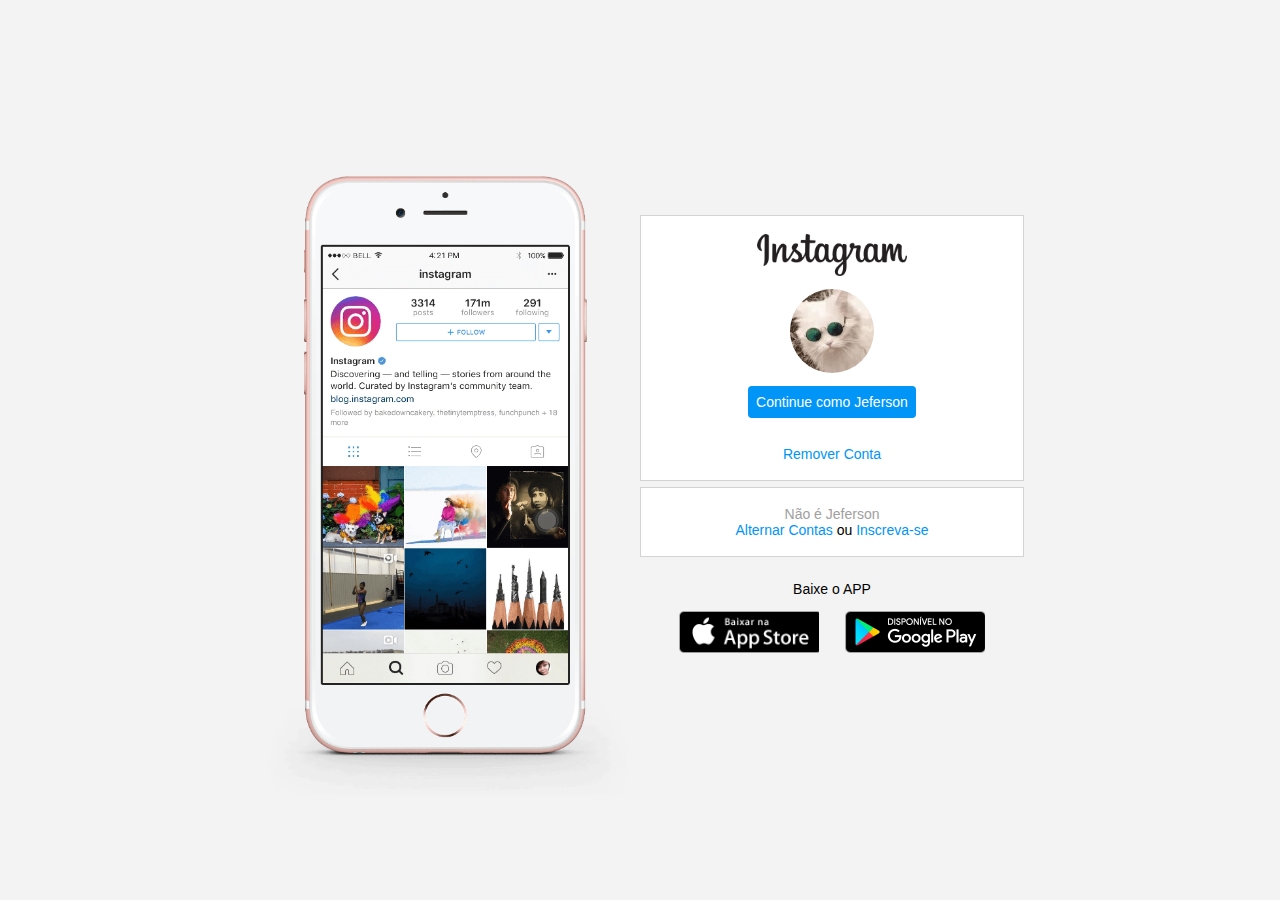
<file: InstagramClone/index.html>
<!DOCTYPE html>
<html lang="pt-br">
<head>
    <meta charset="UTF-8">
    <meta http-equiv="X-UA-Compatible" content="IE=edge">
    <meta name="viewport" content="width=device-width, initial-scale=1.0">
    <link rel="stylesheet" href="style.css">
    <title>Instagram</title>
</head>
<body>
    <div class="instagram-wrapper">
        <div class="instagram-phone">
            <img src="./img/instagram-celular.png" alt="celular">
        </div>

        <div class="instagram-continue">
            <div class="group">
                <img src="./img/instagram-logo.png" class="instagram-logo" alt="Logo Instagram Escrito">
                <div class="profile-photo">
                    <img src="./img/perfil.jpg" alt="Foto de Perfil">
                </div>
                <a href="#" class="instagram-login">Continue como Jeferson</a>
                <a href="#" class="instagram-logout">Remover Conta</a>
            </div>

            <div class="group">
                <p class="not-account">Não é Jeferson</p>
                <p class="notaccount">
                    <span class="link-blue">Alternar Contas</span>
                    ou
                    <span class="link-blue">Inscreva-se</span>
                </p>
            </div>

            <div class="get-the-app">
                <p class="get-app">Baixe o APP</p>
                <div class="download">
                    <a href="#" class="app-download"></a>
                    <a href="#" class="app-download"></a>
                </div>
            </div>
        </div>
    </div>
</body>
</html>
</file>
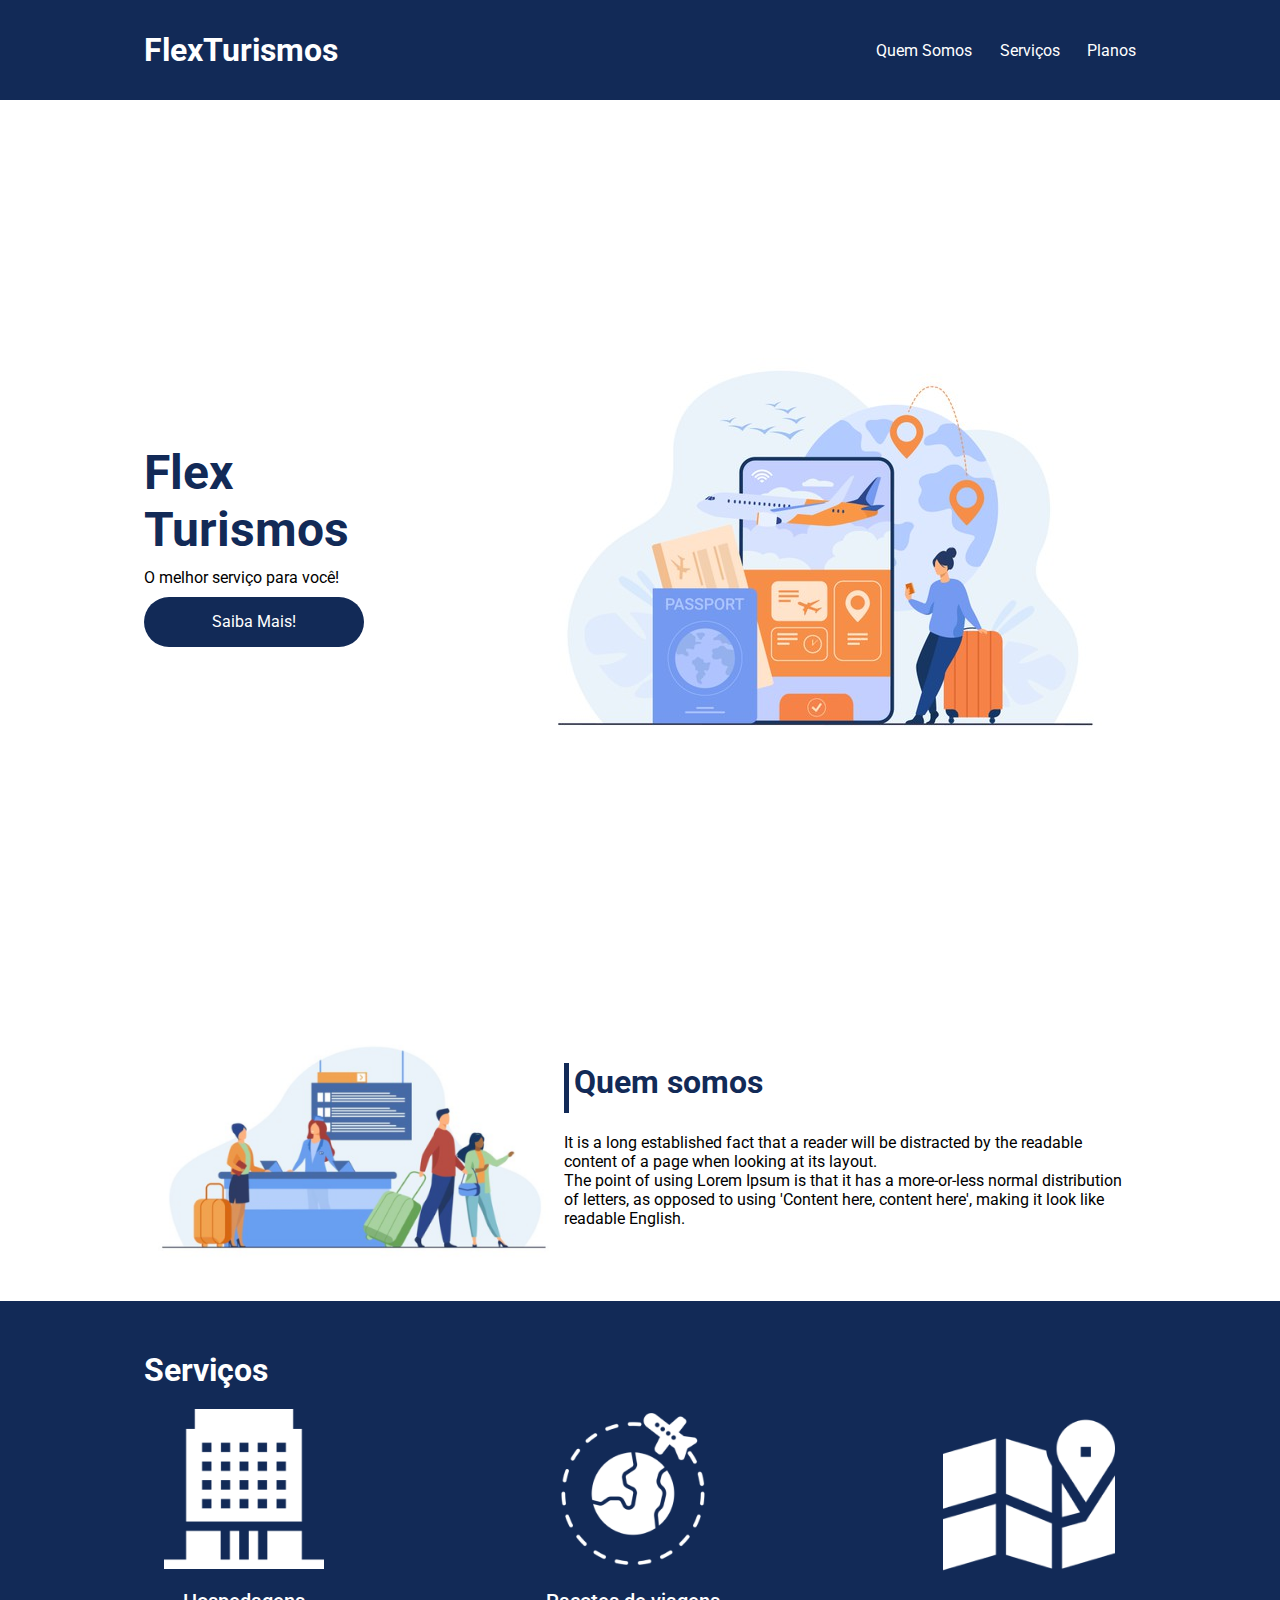
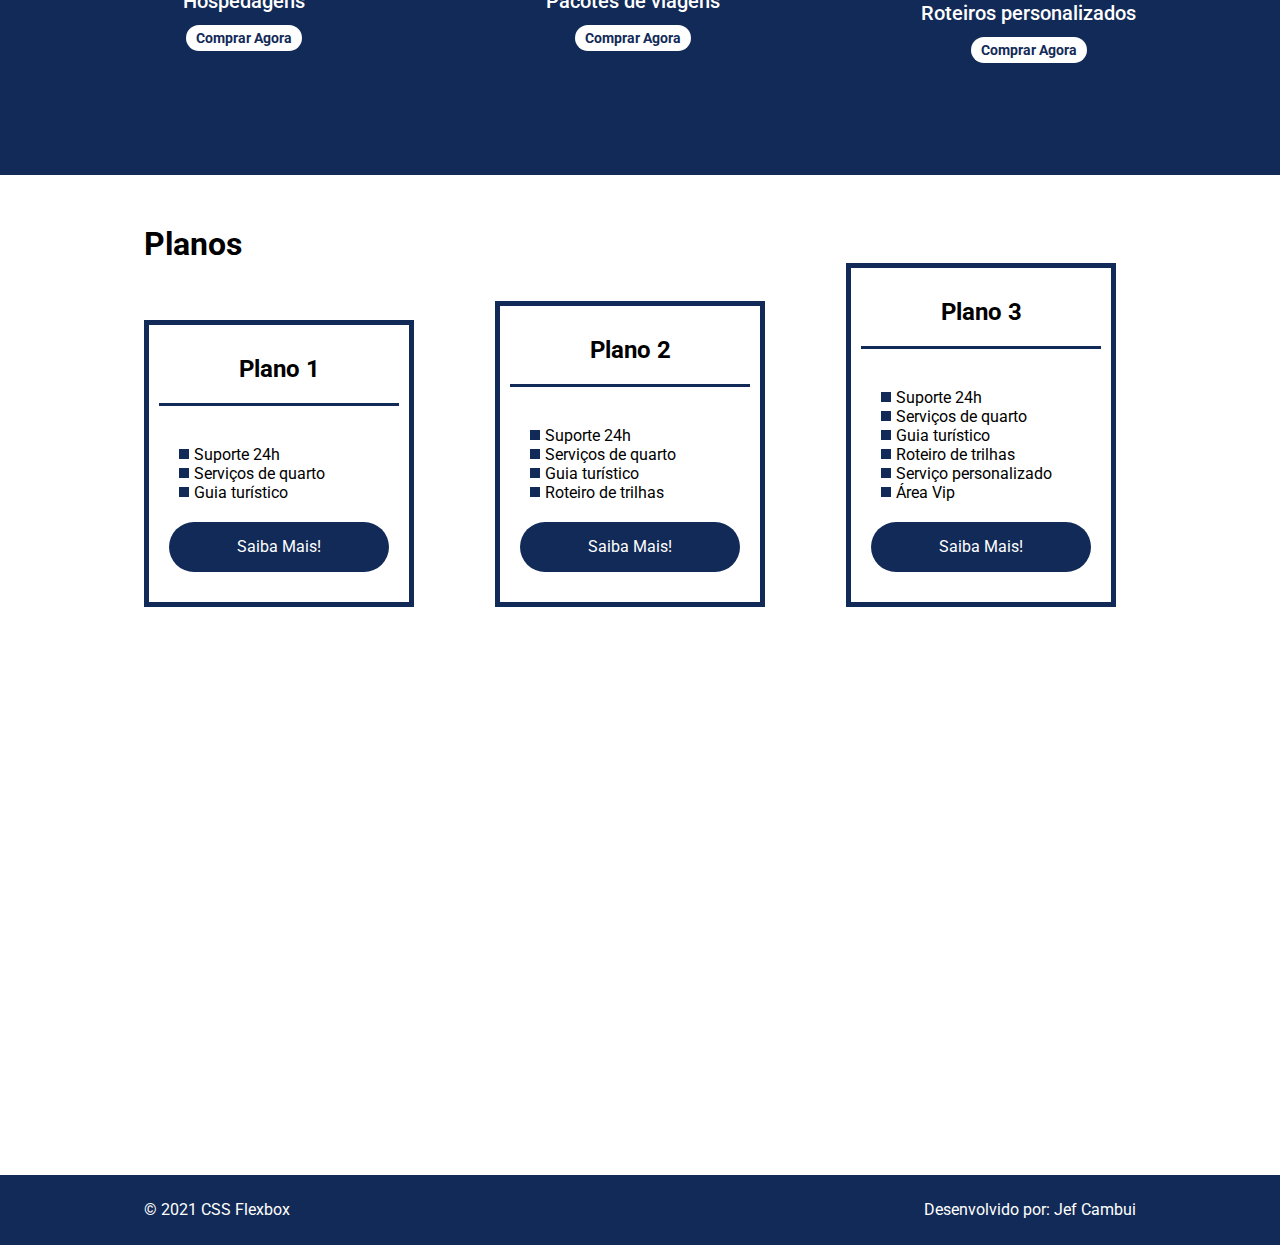
<file: Flexbox/flex-projeto/index.html>
<!DOCTYPE html>
<html lang="pt-br">
<head>
    <meta charset="UTF-8">
    <meta name="viewport" content="width=device-width, initial-scale=1.0">
    <title>Flex Turismos</title>

    <link rel="stylesheet" href="style.css">
    <link rel="stylesheet" href="./style.css">
    <link rel="preconnect" href="https://fonts.googleapis.com">
    <link rel="preconnect" href="https://fonts.gstatic.com" crossorigin>
    <link href="https://fonts.googleapis.com/css2?family=Roboto:wght@300&display=swap" rel="stylesheet">
</head>
<body>
    <header>
        <div class="flex-container menu">
            <div><h1>FlexTurismos</h1></div>
            <ul class="list-items">
                <li><a href="#quem-somos">Quem Somos</a></li>
                <li><a href="#servicos">Serviços</a></li>
                <li><a href="#planos">Planos</a></li>
           </ul>
        </div>
    </header>

    <div class="flex-container apresentacao">
        <div class="texto-apresentacao">
            <h1>Flex <br>Turismos</h1>
            <p>O melhor serviço para você!</p>
            <a href="" class="btn">Saiba Mais!</a>
        </div>

        <div>
            <div><img src="./images/0-main.png" alt="banner de apresentação"></div>
        </div>
    </div>

    <div>

        <div class="flex-container" id="quem-somos">
            <div>
                <h2>Quem somos</h2>
                <p>It is a long established fact that a reader will be distracted by the readable content of a page when looking at its layout. </p>
                <p>The point of using Lorem Ipsum is that it has a more-or-less normal distribution of letters, as opposed to using 'Content here, content here', making it look like readable English.</p>
            </div>

            <div>
                <img src="./images/1-quem-somos.png" alt="balcão de atendimento">
            </div>
        </div>
    </div>

    <div class="container-externo">
        <div class="flex-container" id="servicos">
            <div>
                <h2>Serviços</h2>
            </div>
    
            <div class="list-servicos">
                <div class="item-servicos">
                    <div><img src="./images/icon-2.png" alt="hospedagens"></div>
                    <p>Hospedagens</p>
                    <a href="#">Comprar Agora</a>
                </div>
    
                <div class="item-servicos">
                   <div><img src="./images/icon-1.png" alt="pacote de viagens"></div>
                   <p>Pacotes de viagens</p>
                   <a href="#">Comprar Agora</a>
                </div>
    
                <div class="item-servicos">
                    <div><img src="./images/icon-3.png" alt="roteiros personalizados"></div>
                    <p>Roteiros personalizados</p>
                    <a href="#">Comprar Agora</a>
                </div>
    
            </div>
    
        </div>
    </div>

    <div class="flex-container" id="planos">

    <div><h2>Planos</h2></div>

        <div class="list-planos">
            <div class="item-plano">
                <h3>Plano 1</h3>
                <br>
                <ul>
                    <li>Suporte 24h</li>
                    <li>Serviços de quarto</li>
                    <li>Guia turístico</li>
                </ul>
                <a href="#" class="btn">Saiba Mais!</a>
            </div>

            <div class="item-plano">
                <h3>Plano 2</h3>
                <br>
                <ul>
                    <li>Suporte 24h</li>
                    <li>Serviços de quarto</li>
                    <li>Guia turístico</li>
                    <li>Roteiro de trilhas</li>
                </ul>
                <a href="#" class="btn">Saiba Mais!</a>
            </div>

            <div class="item-plano">
                <h3>Plano 3</h3>
                <br>
                <ul>
                    <li>Suporte 24h</li>
                    <li>Serviços de quarto</li>
                    <li>Guia turístico</li>
                    <li>Roteiro de trilhas</li>
                    <li>Serviço personalizado</li>
                    <li>Área Vip</li>
                </ul>
                <a href="#" class="btn">Saiba Mais!</a>
            </div>
        </div>

    </div>

    <footer>
        <div class="flex-container footer">
            <p>&copy; 2021 CSS Flexbox</p>
            <p>Desenvolvido por: Jef Cambui</p>
        </div>
    </footer>
</body>
</html>
</file>
<file: InstagramClone/style.css>
*{
    padding: 0;
    margin: 0;
    box-sizing: border-box;
    text-decoration: none;
    font-family: sans-serif;
    font-size: 14px;
}

body{
    width: 100%;
    min-height: 100vh;
    background-color: rgb(243, 243, 243);
    margin: 0;
    padding: 0;
    display: flex;
    justify-content: center;
}

.instagram-wrapper{
    display: flex;
    align-items: center;
    justify-content: start;
    width: 60%;
    height: 100vh;
}

.instagram-phone{
    display: flex;
    align-items: center;
    justify-content: center;
    width: 50%;
}

.instagram-phone img{
    height: 50rem;
}

.instagram-continue{
    display: flex;
    align-items: center; /* horizontal */
    justify-content: space-around;   /* vertical */
    flex-direction: column;
    width: 50%;
    min-height: 34rem;
}

.group{
    display: flex;
    justify-content: space-between;
    align-items: center;
    flex-direction: column;
    background-color: #fff;
    width: 100%;
    padding: 1.3rem 0;
    border: 1px solid lightgray;
}

.group:nth-child(1){
    min-height: 19rem;
}

.instagram-logo{
    height: 3rem;
}

.profile-photo{
    display: flex;
    justify-content: center;
    align-items: center;
    border-radius: 50%;
    overflow: hidden;
}

.profile-photo img{
    height: 6rem;
}

.instagram-login{
    background-color: #0095f6;
    color: #fff;
    padding: 8px;
    border-radius: 4px;
}

.instagram-logout{
    color: #0095f6;
    margin-top: 1rem;
}

.not-account{
    color: rgb(160, 160, 160);
}

.link-blue{
    color: #0095f6;
}

.get-the-app{
    display: flex;
    flex-direction: column;
    align-items: center;
    justify-content: center;
    width: 100%;
    padding: 1.3rem 0;
}

.download{
    display: flex;
    width: 100%;
    justify-content: space-evenly;
    align-items: center;
    padding: 1rem;
}

.app-download{
    height: 3rem;
    width: 10rem;
    background-size: cover;
}

.app-download:nth-child(1){
    background-image: url('./img/appinsta.png');
}

.app-download:nth-child(2){
    background-image: url('./img/googleinsta.png');
}

/* Media Queries */

@media (max-width: 1024px) {
    .instagram-wrapper {
        width: 90%;
    }
}

@media (max-width: 650px) {
    body {
        background-color: #ffffff;
    }

    .instagram-wrapper {
        width: 90%;
    }

    .instagram-phone {
        display: none;
    }

    .instagram-continue {
        width: 100%;
    }
    
    .group {
        border: 1px solid transparent;
    }
}
</file>
<file: Flexbox/flex-projeto/style.css>
*{
    margin: 0;
    padding: 0;
    font-family: 'Roboto', sans-serif;
    
}
ul{
    list-style: none;
    margin: 0;
    padding: 0;
}
ul li a{
    text-decoration: none;
}
div img{
    display: block;
    width: 100%;
}
.flex-container{
    display: flex;
    max-width: 992px;
    margin: auto;
    width: 100%;
    min-width: 320px;
}
header{
    background-color: #122A57;
    height: 100px;
    display: flex;
    align-items: center;
    color: #fff;
    font-family: 'Roboto', sans-serif;
}
header .list-items{
    display: flex;
    max-width: 260px;
    width: 100%;
    justify-content: space-between;
    align-items: center ;
}
.list-items li a{
    color: #fff;  
}
header .menu{
    justify-content: space-between;
}
.apresentacao{
    height: 100vh;
    align-items: center;
    justify-content: space-between;
}
.apresentacao.texto-apresentacao{
    min-height: 200px;
}
.texto-apresentacao h1{
    color: #122A57;
    font-size: 48px;
    margin-bottom: 10px;
}
.btn{
    background-color: #122A57;
    border-radius: 30px;
    color: #fff;
    text-align: center;
    width: 220px;
    display: block;
    text-decoration: none;
    height: 50px;
    line-height: 50px;
    margin-top: 10px;
    margin-bottom: 10px;
}
#quem-somos{
    flex-direction: row-reverse;
    align-items: center;
    justify-content: space-between;
}
#quem-smomos{
    font-family: 'Roboto', sans-serif;
}
#quem-somos h2{
    font-size: 32px;
    color: #122A57;
    display: flex;
    margin-bottom: 20px;
}
#quem-somos h2::before{
    content: "";
    height: 50px;
    width: 5px;
    margin-right: 5px;
    background-color: #122A57;
    position: relative;
}
#quem-somos{
    margin-bottom: 10px;
    width: 90%;
}
#quem-somos img{
    min-width: 420px;
}
.container-externo{
    background-color: #122A57;
    width: 100%;
}
#servicos{
    flex-direction: column;
    padding-top: 50px;
    padding-bottom: 100px;
}
#servicos h2{
    color: #fff;
    font-size: 32px;
    margin-bottom: 20px;
}
.list-servicos{
    display: flex;
    justify-content: space-between;
}
.list-servicos .item-servicos{
    text-align: center;
}
.item-servicos a{
    width: 220px;
    background-color: #fff;
    border-radius: 30px;
    height: 50px;
    text-align: center;
    margin-top: 20px;
    line-height: 50px;
    padding: 5px 10px;
    color: #122A57;
    font-size: 14px;
    text-decoration: none;
    font-weight: 700;
}
.item-servicos p{
    font-weight: 500;
    font-size: 20px;
    color: #fff;
    margin-top: 20px;
}
.item-servicos img{
    width: 80%;
    margin: auto;
}
#planos{
    flex-direction: column;
    min-height: 100vh;
    padding: 50px;
}
#planos h2{
    font-size: 32px;
}
.list-planos{
    display: flex;
    align-items: flex-end;
    justify-content: space-between;
}
.item-plano{
    flex: 1;
    border: 5px solid #122A57;
    margin-right: 20px;
    padding: 10px;
    max-width: 240px; 
}
.item-plano .btn{
    margin: auto;
    margin-bottom: 20px;
}
.item-plano h3{
    font-size: 24px;
    display: flex;
    flex-direction: column;
    text-align: center;
    margin-top: 20px;
}
.item-plano h3::after{
    content: "";
    background-color: #122A57;
    width: 100%;
    height: 3px;
    margin-top: 20px;
    margin-bottom: 10px;
}
.item-plano ul{
    padding: 10px 20px;
    display: flex;
    flex-direction: column;
    margin-bottom: 10px;
}
.item-plano ul li{
    display: flex;
    flex-wrap: nowrap;
    align-items: center;
}
.item-plano ul li::before{
    content: "";
    width: 10px;
    height: 10px;
    background-color: #122A57;
    margin-right: 5px;
}
footer{
    background-color: #122A57;
    height: 70px;
    display: flex;
    align-items: center;
}
footer .footer{
    justify-content: space-between;
    color: #fff;
}

/*versão mobile / breakpoints*/
@media(max-width:992px){
    .flex-container{
        flex-direction: column;
    }
    .apresentacao{
        flex-direction: column-reverse;
    }
    .apresentacao.texto-apresentacao{
        width: 100%;
    }
    #quem-somos{
        flex-direction: column-reverse;
        
    }
    #quem-somos{
        min-width: 320px;
        margin: auto;
        margin-bottom: 30px;
        
    }

    #servicos{
        text-align: center;
    }

    #planos{
        text-align: center;
        
    }

    .list-servicos{
        flex-direction: column;
    }
    .item-servicos img{
        width: 20%;
        margin: auto;
    }
    .list-planos{
        flex-direction: column;
        align-items: flex-start;
        margin-bottom: 10px;
    }
    .list-planos .item-plano{
        max-width: 80%;
        margin: 10px 10px 30px 0px;
        width: 100%;
        margin-bottom: 20px;
    }
}
</file>
